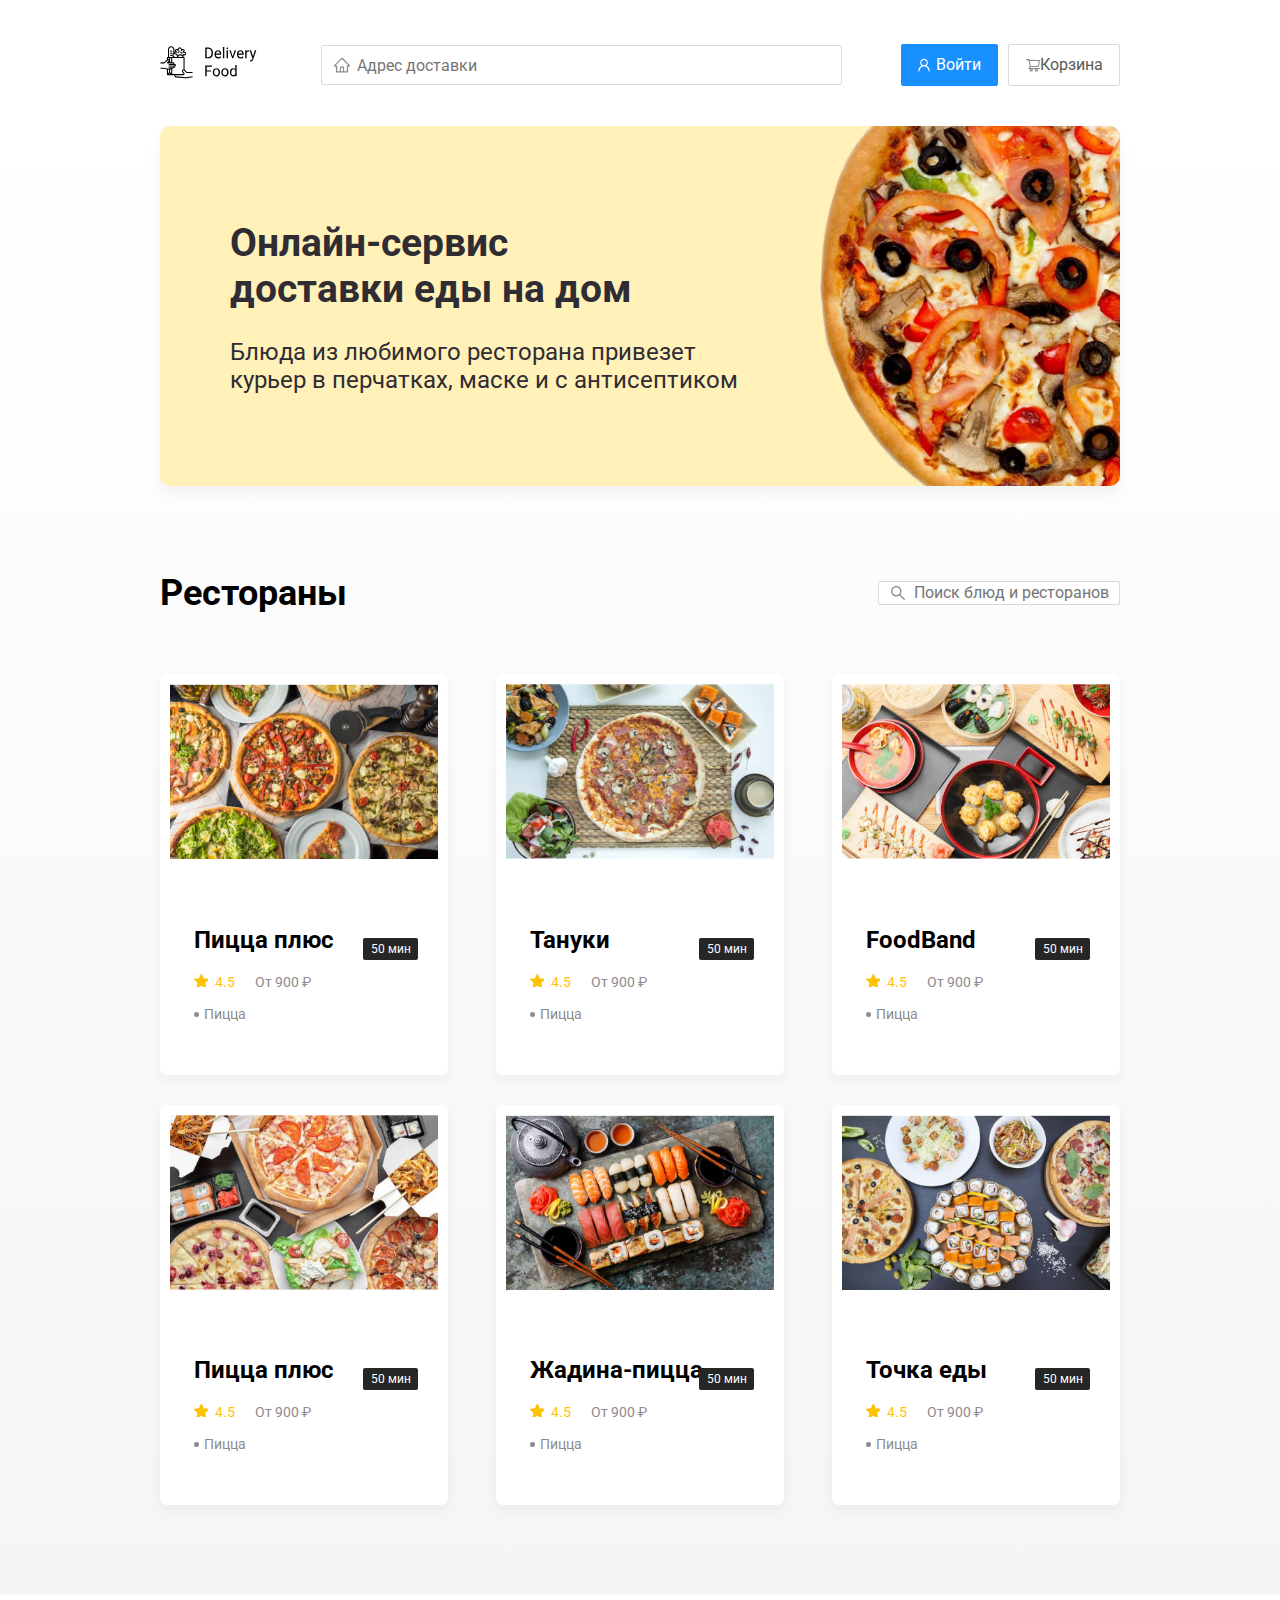
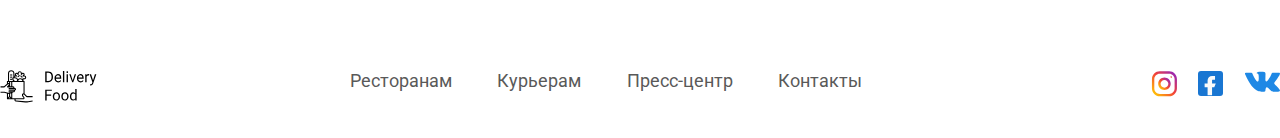
<file: index.html>
<!DOCTYPE html>
<html lang="en">
<head>
    <meta charset="UTF-8">
    <meta name="viewport" content="width=device-width, initial-scale=1.0">
    <title>Delivery Food - доставка еды на дом</title>
    <link href="https://fonts.googleapis.com/css2?family=Roboto:wght@400;700&display=swap" rel="stylesheet">
    <link rel="stylesheet" href="./css/normalize.css">
    <link rel="stylesheet" href="./css/style.css">
</head>
<body>
    <div class="container">
        <header class="header">
            <a href="./index.html" class="logo">
                <img src="./img/logo.svg" alt="logo" class="logo">
            </a>
            <input type="text" class="input-address input" placeholder="Адрес доставки">
            <div class="buttons">
                <button class="button button-primary">
                    <img src="./img/user.svg" alt="user" class="button-icon">
                    <span class="button-text">Войти</span>    
                </button>
                <button class="button">
                    <img src="./img/shopping-cart.svg" alt="shopping-cart">
                    <span class="button-text">Корзина</span>
                </button>
            </div>
        </header>
    </div>  
    <main class="main">
        <div class="container">
            <section class="promo">
                <h1 class="promo-title">Онлайн-сервис <br>доставки еды на дом</h1>
                <p class="promo-text">Блюда из любимого ресторана привезет курьер в перчатках, маске и с антисептиком</p>
            </section>
            <secion class="restaurants">
                <div class="section-heading">
                    <h2 class="section-title">Рестораны</h2>
                    <input type="text" class="input-search input" placeholder="Поиск блюд и ресторанов">
                </div>
                    <div class="cards">
                        <a href="restaurant.html" class="card">
                            <img src="./img/restaurant.png" alt="" class="cards-img">
                            <div class="info">
                                <span class="restaurant-name">Пицца плюс</span>
                                <span class="rate">4.5</span>
                                <span class="price">От 900 ₽</span>
                                <span class="food">Пицца</span>
                            </div>
                            <div class="time">50 мин</div>
                        </a>
                        <a href="./restaurant.html" class="card">
                            <img src="./img/restaurant2.png" alt="" class="cards-img">
                            <div class="info">
                                <span class="restaurant-name">Тануки</span>
                                <span class="rate">4.5</span>
                                <span class="price">От 900 ₽</span>
                                <span class="food">Пицца</span>
                            </div>
                            <div class="time">50 мин</div>
                        </a>
                        <a href="restaurant.html" class="card">
                            <img src="./img/restaurant3.png" alt="" class="cards-img">
                            <div class="info">
                                <span class="restaurant-name">FoodBand</span>
                                <span class="rate">4.5</span>
                                <span class="price">От 900 ₽</span>
                                <span class="food">Пицца</span>
                            </div>
                            <div class="time">50 мин</div>
                        </a>
                        <a href="restaurant.html" class="card">
                            <img src="./img/restaurant4.png" alt="" class="cards-img">
                            <div class="info">                            <span class="restaurant-name">Пицца плюс</span>
                                <span class="rate">4.5</span>
                                <span class="price">От 900 ₽</span>
                                <span class="food">Пицца</span>
                            </div>
                            <div class="time">50 мин</div>
                        </a>
                        <a href="restaurant.html" class="card">
                            <img src="./img/restaurant5.png" alt="" class="cards-img">
                            <div class="info">
                                <span class="restaurant-name"> Жадина-пицца </span>
                                <span class="rate">4.5</span>
                                <span class="price">От 900 ₽</span>
                                <span class="food">Пицца</span>
                            </div>
                            <div class="time">50 мин</div>
                        </a>
                        <a href="restaurant.html" class="card">
                            <img src="./img/restaurant6.png" alt="" class="cards-img">
                            <div class="info">
                                <span class="restaurant-name">Точка еды</span>
                                <span class="rate">4.5</span>
                                <span class="price">От 900 ₽</span>
                                <span class="food">Пицца</span>
                            </div>
                            <div class="time">50 мин</div>
                        </a>
                    </div>
            </secion>
        </div>
    </main>  
        <footer class="footer">
            <img src="./img/logo.svg" alt="logo" class="logo">
            <div class="nav">
                <a href="#" class="nav-item">Ресторанам</a>
                <a href="#" class="nav-item">Курьерам</a>
                <a href="#" class="nav-item">Пресс-центр</a>
                <a href="#" class="nav-item">Контакты</a>
            </div>
            <ul class="socials">
                <li class="social-item"><img src="./img/inst.svg" alt="instagram"></li>
                <li class="social-item"><img src="./img/facebook.svg" alt="facebook" class="facebook
                    "></li>
                <li class="social-item"><img src="./img/vk.svg" alt="vk"></li>
            </ul>
        </footer>
</body>
</html>
</file>
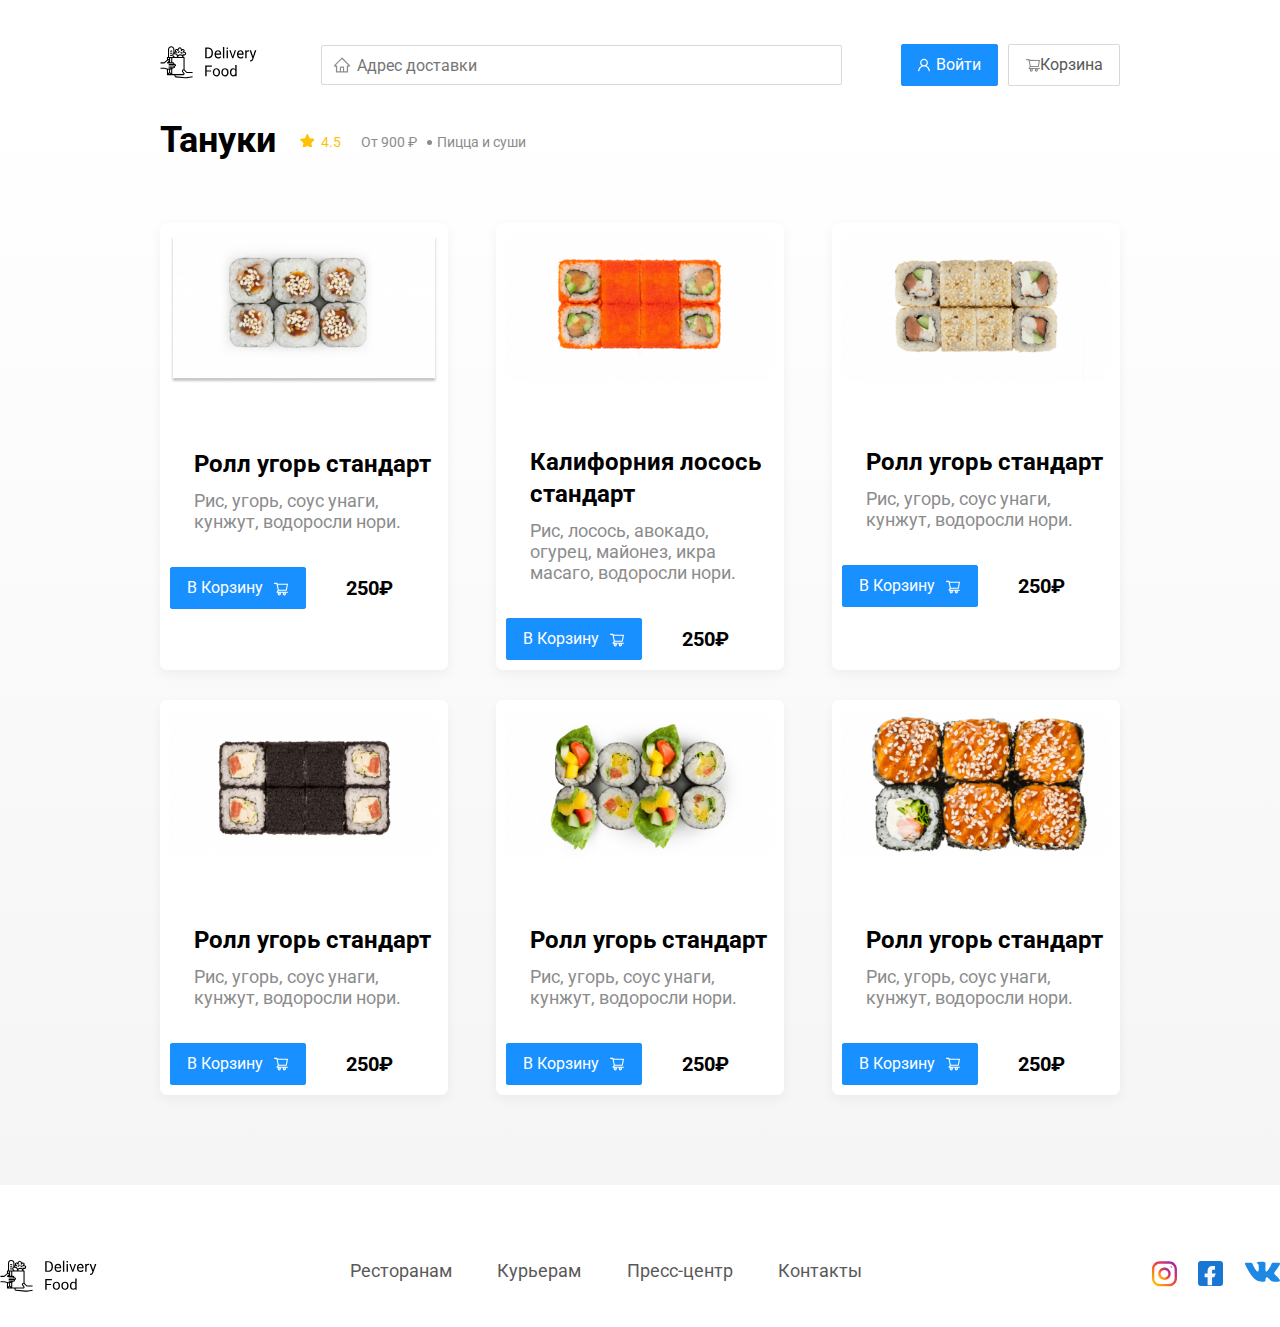
<file: restaurant.html>
<!DOCTYPE html>
<html lang="en">
<head>
    <meta charset="UTF-8">
    <meta name="viewport" content="width=device-width, initial-scale=1.0">
    <title>PizzaBurger - доставка еды на дом</title>
    <link href="https://fonts.googleapis.com/css2?family=Roboto:wght@400;700&display=swap" rel="stylesheet">
    <link rel="stylesheet" href="./css/normalize.css">
    <link rel="stylesheet" href="./css/style.css">
</head>
<body>
    <div class="container">
        <header class="header">
            <a href="./index.html" class="logo">
                <img src="./img/logo.svg" alt="logo" class="logo">
            </a>
            <input type="text" class="input-address input" placeholder="Адрес доставки">
            <div class="buttons">
                <button class="button button-primary">
                    <img src="./img/user.svg" alt="user" class="button-icon">
                    <span class="button-text">Войти</span>    
                </button>
                <button class="button">
                    <img src="./img/shopping-cart.svg" alt="shopping-cart">
                    <span class="button-text">Корзина</span>
                </button>
            </div>
        </header>
    </div>  
    <main class="main">
        <div class="container">

            <secion class="restaurants">
                <div class="section-heading">
                    <h2 class="section-title">Тануки</h2>
                    <div class="info">
                        <span class="rate">4.5</span>
                        <span class="price">От 900 ₽</span>
                        <span class="food">Пицца  и суши</span>
                    </div>
                </div>
                    <div class="cards">
                        <div class="card">
                            <img src="./img/roll1.png" alt="" class="cards-img">
                            <div class="info">
                                <h3 class="restaurant-name">Ролл угорь стандарт</h3>
                                <div class="ingridients">Рис, угорь, соус унаги, кунжут, водоросли нори.</div>
                            </div>
                            <div class="card-button">
                                <button class="button button-primary"> 
                                    <span class="button-card-text">В Корзину</span>
                                    <img src="./img/shopping-cart-white.svg" alt="shopping-cart" class="button-card-image">
                                </button>
                                <strong class="card-price-bold">250₽</strong>
                            </div>
                        </div>
                        <div class="card">
                            <img src="./img/roll2.png" alt="" class="cards-img">
                            <div class="info">
                                <h3 class="restaurant-name">Калифорния лосось стандарт</h3>
                                <div class="ingridients"> Рис, лосось, авокадо, огурец, майонез, икра масаго, водоросли нори.</div>
                            </div>
                            <div class="card-button">
                                <button class="button button-primary"> 
                                    <span class="button-card-text">В Корзину</span>
                                    <img src="./img/shopping-cart-white.svg" alt="shopping-cart" class="button-card-image">
                                </button>
                                <strong class="card-price-bold">250₽</strong>
                            </div>
                        </div>
                        <div class="card">
                            <img src="./img/roll3.png" alt="" class="cards-img">
                            <div class="info">
                                <h3 class="restaurant-name">Ролл угорь стандарт</h3>
                                <div class="ingridients">Рис, угорь, соус унаги, кунжут, водоросли нори.</div>
                            </div>
                            <div class="card-button">
                                <button class="button button-primary"> 
                                    <span class="button-card-text">В Корзину</span>
                                    <img src="./img/shopping-cart-white.svg" alt="shopping-cart" class="button-card-image">
                                </button>
                                <strong class="card-price-bold">250₽</strong>
                            </div>
                        </div>
                        <div class="card">
                            <img src="./img/roll4.png" alt="" class="cards-img">
                            <div class="info">
                                <h3 class="restaurant-name">Ролл угорь стандарт</h3>
                                <div class="ingridients">Рис, угорь, соус унаги, кунжут, водоросли нори.</div>
                            </div>
                            <div class="card-button">
                                <button class="button button-primary"> 
                                    <span class="button-card-text">В Корзину</span>
                                    <img src="./img/shopping-cart-white.svg" alt="shopping-cart" class="button-card-image">
                                </button>
                                <strong class="card-price-bold">250₽</strong>
                            </div>
                        </div>
                        <div class="card">
                            <img src="./img/roll5.png" alt="" class="cards-img">
                            <div class="info">
                                <h3 class="restaurant-name">Ролл угорь стандарт</h3>
                                <div class="ingridients">Рис, угорь, соус унаги, кунжут, водоросли нори.</div>
                            </div>
                            <div class="card-button">
                                <button class="button button-primary"> 
                                    <span class="button-card-text">В Корзину</span>
                                    <img src="./img/shopping-cart-white.svg" alt="shopping-cart" class="button-card-image">
                                </button>
                                <strong class="card-price-bold">250₽</strong>
                            </div>
                        </div>
                        <div class="card">
                            <img src="./img/roll6.png" alt="" class="cards-img">
                            <div class="info">
                                <h3 class="restaurant-name">Ролл угорь стандарт</h3>
                                <div class="ingridients">Рис, угорь, соус унаги, кунжут, водоросли нори.</div>
                            </div>
                            <div class="card-button">
                                <button class="button button-primary"> 
                                    <span class="button-card-text">В Корзину</span>
                                    <img src="./img/shopping-cart-white.svg" alt="shopping-cart" class="button-card-image">
                                </button>
                                <strong class="card-price-bold">250₽</strong>
                            </div>
                        </div>
                    </div>
            </secion>
        </div>
    </main>  
        <footer class="footer">
            <img src="./img/logo.svg" alt="logo" class="logo">
            <div class="nav">
                <a href="#" class="nav-item">Ресторанам</a>
                <a href="#" class="nav-item">Курьерам</a>
                <a href="#" class="nav-item">Пресс-центр</a>
                <a href="#" class="nav-item">Контакты</a>
            </div>
            <ul class="socials">
                <li class="social-item"><img src="./img/inst.svg" alt="instagram"></li>
                <li class="social-item"><img src="./img/facebook.svg" alt="facebook" class="facebook
                    "></li>
                <li class="social-item"><img src="./img/vk.svg" alt="vk"></li>
            </ul>
        </footer>
</body>
</html>
</file>
<file: css/style.css>
*{
    box-sizing: border-box;
}
body{
    font-family: 'Roboto', sans-serif;
    padding-top: 44px;
}
.container{
    max-width: 1200px;
    margin:  0 auto;
}
.header{
    display: flex;
    align-items: center;
    justify-content: space-between;
}
.input{
    background: #ffffff;
    border: 1px solid #d9d9d9;
    border-radius: 2px;
    font-size: 16px;
    line-height: 24px;
    background-repeat: no-repeat;
    padding-left: 35px;
    background-position: left 11px center;
}

.buttons{
    display: flex;
    align-items: center;
}
.button{
    padding: 8px  16px;
    background-color: #fff;
    border: 1px solid #D9D9D9;
    box-sizing: border-box;
    box-shadow: 0px 0px 2px rgba(0, 0, 0, 0.0015);
    border-radius: 2px;
    color: #595959;
    font-size: 16px;
    line-height: 24px;
    display: flex;
    align-items: center;
}
.button-primary{
    background: #1890FF;
    border: 1px solid #1890FF;
    color: #FFFFFF;
    margin-right:10px ;
}
.button-card-text{
    margin-right: 10px;
}
.button-icon{
    margin-right: 6px;
}
.main{
    background: linear-gradient(180deg, rgba(245, 245, 245, 0) 1.04%, #F5F5F5 100%);
}
.promo{
    box-shadow: 0px 7px 12px rgba(158, 158, 163, 0.1);
    background: #FFF1B8 url(../img/promo-image.png) no-repeat  bottom -50px right -100px / 600px;
    border-radius: 10px;
    padding: 68px 70px;
    margin-top: 40px;
    margin-bottom: 56px;
}
.promo-title{
    font-family: Roboto;
    font-style: normal;
    font-weight: bold;
    font-size: 39px;
    line-height: 46px;
    color: #302C34;
}
.promo-text{
    font-family: Roboto;
    font-style: normal;
    color: #302C34;
    max-width: 538px;
    font-size: 24px;
    line-height: 28px;
}
.input-search{
    background-image: url(../img/search.svg);
    /* width: 300px; */
    height: 24px;
    margin-left: auto;
}
.input-address{
    height: 40px;
    flex: 0.8 ;
    background-image: url(../img/home.svg);
    padding: 8px; 
    padding-left: 35px; 
}
.section-heading{
    display: flex;
    align-items: center;
}
.section-title{
    font-weight: bold;
    font-size: 36px;
    line-height: 42px;
    color: #000000;
}
.cards{
    display: flex;
    justify-content: space-between;
    flex-wrap: wrap;
    padding-bottom: 90px;
}
.card{
    background: #FFFFFF;
    box-shadow: 0px 4px 12px rgba(0, 0, 0, 0.05);
    border-radius: 7px;
    position: relative;
    margin-top: 30px;
    /* flex-basis: 30%; */
    width: 30%;
    padding: 10px;
    text-decoration: none;
}
.cards-img{
    width: 100%;
}
.card-buttons{
    margin-bottom: 24px;
}
.card-price-bold{
    font-weight: bold;
    font-size: 20px;
    line-height: 32px;
    margin-left: 30px;
}
.card-button{
    display: flex;
    align-items: center;
}
.info{
    margin-top: 40px;
    /* width: 231px; */
    display: flex;
    justify-content: space-between;
    color: #8C8C8C;
    font-size: 18px;
    line-height: 32px;
    flex-wrap: wrap;
    margin-bottom: 35px;
    margin-left: 24px;

}
.restaurant-name, .rate, .price, .food{
    display: block;
}
.rate, .price{
    margin-right: 10px;
}
.restaurant-name{
    flex-basis: 100%;
    font-family: Roboto;
    font-style: normal;
    font-weight: bold;
    font-size: 24px;
    line-height: 32px;
    color: #000000;
    margin-top: 20px;
    margin-bottom: 10px;
    text-decoration:none;
}
.rate{
    color: #FFC107;
    position: relative;
    padding-left: 21px;
}
.rate::before{
    content: "";
    position: absolute;;
    width: 14px;
    height: 14px;
    background-image: url(../img/rate-img.svg);
    background-repeat: no-repeat;
    top: 7px;
    left: 0px;
}
.food{
    margin-right: 132px;
    position: relative;
    padding-left: 10px;
    text-overflow: ellipsis;
    white-space: nowrap;
    max-width: 150px;
}
.food::before{
    content: "";
    position: absolute;
    background: #8C8C8C;
    width: 5px;
    height: 5px;
    border-radius: 50%;
    top:14px;
    left: 0;
}
.time{
    color: #FFFFFF;
    font-weight: normal;
    font-size: 12px;
    line-height: 20px;
    background: #262626;
    border-radius: 2px;
    width: 55px;
    height: 22px;
    position: absolute;
    right: 30px;
    bottom: 50px;
    text-align: center;
    padding-top: 1px;
}
.footer{
    display: flex;
    padding-top: 60px;
    padding-bottom: 20px;
    justify-content: space-between;
}
.nav{
    display: flex;
    margin-top: 15px;
    width: 40%;
    justify-content: space-between;
    flex-wrap: wrap;
}
.nav-item{
    display: block;
    text-decoration: none;
    font-size: 18px;
    line-height: 21px;
    color: #595959;
}
.socials{
    list-style: none;
    display: flex;
    flex-direction: row;
}
.facebook{
    background-color: #1976D2;
    margin-right: 21px;
    margin-left: 21px;
    width: 25px;
    height: 25px;
    border-radius: 3px;
    padding-top: 5px;
}
@media (max-width:1366px) {
    .container{
        max-width: 960px;
    }
    .promo{
        background-size: 500px;
        background-position: top -100px right -200px;
    }
    .time{
        bottom: 115px;
    }
    .info{
        justify-content: flex-start;
    }
    .rate{
        margin-right: 20px;
    }
    .rate,
    .price,
    .food{
        font-size: 14px;
    }
}
@media (max-width:992px) {
    .container{
        max-width: 750px;
    }
    .promo{
        padding: 50px;
        background-size: 400px;
        background-position:  center right -200px;
    }
    .promo-text{
        font-size: 18px;
        max-width: 400px;
    }
    .card{
        flex-basis: 49%;
    } 
    .info{
        justify-content: space-between;
    }
    .time{
        bottom: 80px;
    }
}
@media (max-width: 768px) {
    .container{
        max-width: 560px;
    }
    .promo{
        background-size: 400px;
        background-position: bottom 50px right -200px;
    }
    .promo-title {
        font-size: 24px;
        line-height: 1.4;
    }
    .promo-text{
        font-size: 15px;
        max-width: 300px;
        margin-bottom: 0;
    }
    .info{
        justify-content: start;
    }
    .time{
        bottom: 114px;
    }
    .rate{
        flex-basis: 100%;
    }
    .restaurant-name{
        font-size: 18px;
    }
    .footer{
        padding-top: 20px;
    }
    .nav{
        justify-content:stretch;
    }
    .nav-item {
        flex-basis: 45%;
        font-size: 14px;
    }
}
@media (max-width:578px) {
    .container{
        width: 90%;
    }
    .header{
        flex-wrap: wrap;
    }
    .input-address{
        order: 4;
        margin-top: 15px;
        flex: 1;
    }
    .promo{
        background-image: none;
        margin-bottom: 30px;
    }
    .promo-title{
        margin-bottom: 10px;
    }
    .section-title{
        font-size: 20px;
    }    
    .card{
        flex-basis: 100%;
    }
    .cards{
        padding-bottom: 30px;
    }
    .nav-item{
        flex-basis: auto;
        margin-left: 15%;
    }
    .nav{
        order: 0;
    }
    footer .logo{
        order: 1;
    }
    .socials{
        order: 2;
        margin-top: 8%;
    }
}
.ingridients{
    font-weight: normal;
    font-size: 18px;
    line-height: 21px;
    color: #8C8C8C;
}
</file>
